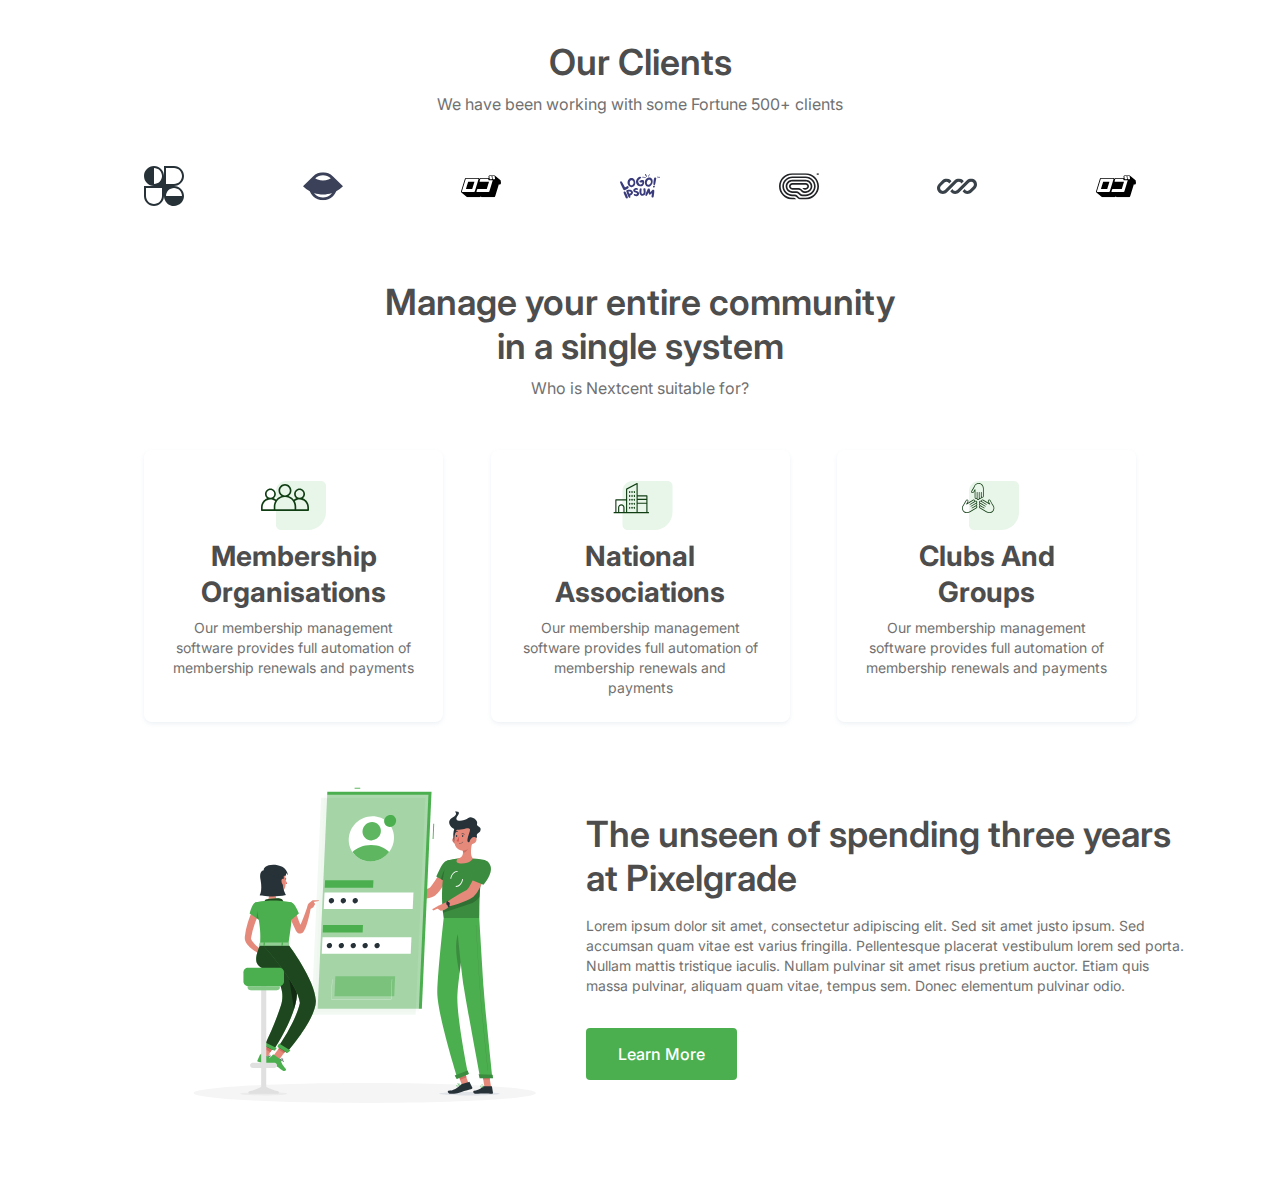
<file: ClientsPage/index.html>
<!DOCTYPE html>
<html lang="en">
<head>
    <meta charset="UTF-8">
    <meta name="viewport" content="width=device-width, initial-scale=1.0">
    <title>Document</title>
    <link rel="stylesheet" href="./index.css">
</head>
<body>
    <div class="main-container">
        <div class="text-container">
            <h1>Our Clients</h1>
            <p class="text-1">We have been working with some Fortune 500+ clients</p>
            <div class="image-container">
                <img src="./images/Logo (1).svg">
                <img src="./images/Logo (2).svg">
                <img src="./images/Logo (3).svg">
                <img src="./images/Logo (4).svg">
                <img src="./images/Logo (5).svg">
                <img src="./images/Logo (6).svg">
                <img src="./images/Logo (7).svg">
            </div>
            
            
        </div>
        <div class="text-container-2">
            <h2>Manage your entire community in a single system</h2>
            <p class="text-1">Who is Nextcent suitable for?</p>

            <ul>
                <li>
                    <img src="./images/Icon (5).svg">
                    <h3>Membership Organisations</h3>
                    <p>Our membership management software provides full automation of membership renewals and payments</p>
                </li>
                <li>
                    <img src="./images/Icon (4).svg">
                    <h3>National Associations</h3>
                    <p>Our membership management software provides full automation of membership renewals and<br> payments</p>
                </li>
                <li>
                    <img src="./images/Icon (3).svg">
                    <h3>Clubs And Groups</h3>
                    <p>Our membership management software provides full automation of membership renewals and payments</p>
                </li>
            </ul>
        </div>

        <div class="last-container">
            <div class="left-container">
                <img src="./images/Frame 35.svg">
            </div>
            <div class="right-container">
                <h4>The unseen of spending three years at Pixelgrade</h4>
                <p>Lorem ipsum dolor sit amet, consectetur adipiscing elit. Sed sit amet justo ipsum. Sed accumsan quam vitae est varius fringilla. Pellentesque placerat vestibulum lorem sed porta. Nullam mattis tristique iaculis. Nullam pulvinar sit amet risus pretium auctor. Etiam quis massa pulvinar, aliquam quam vitae, tempus sem. Donec elementum pulvinar odio.</p>
                <button>Learn More</button>
            </div>

        </div>
        







    </div>
    
</body>
</html>
</file>
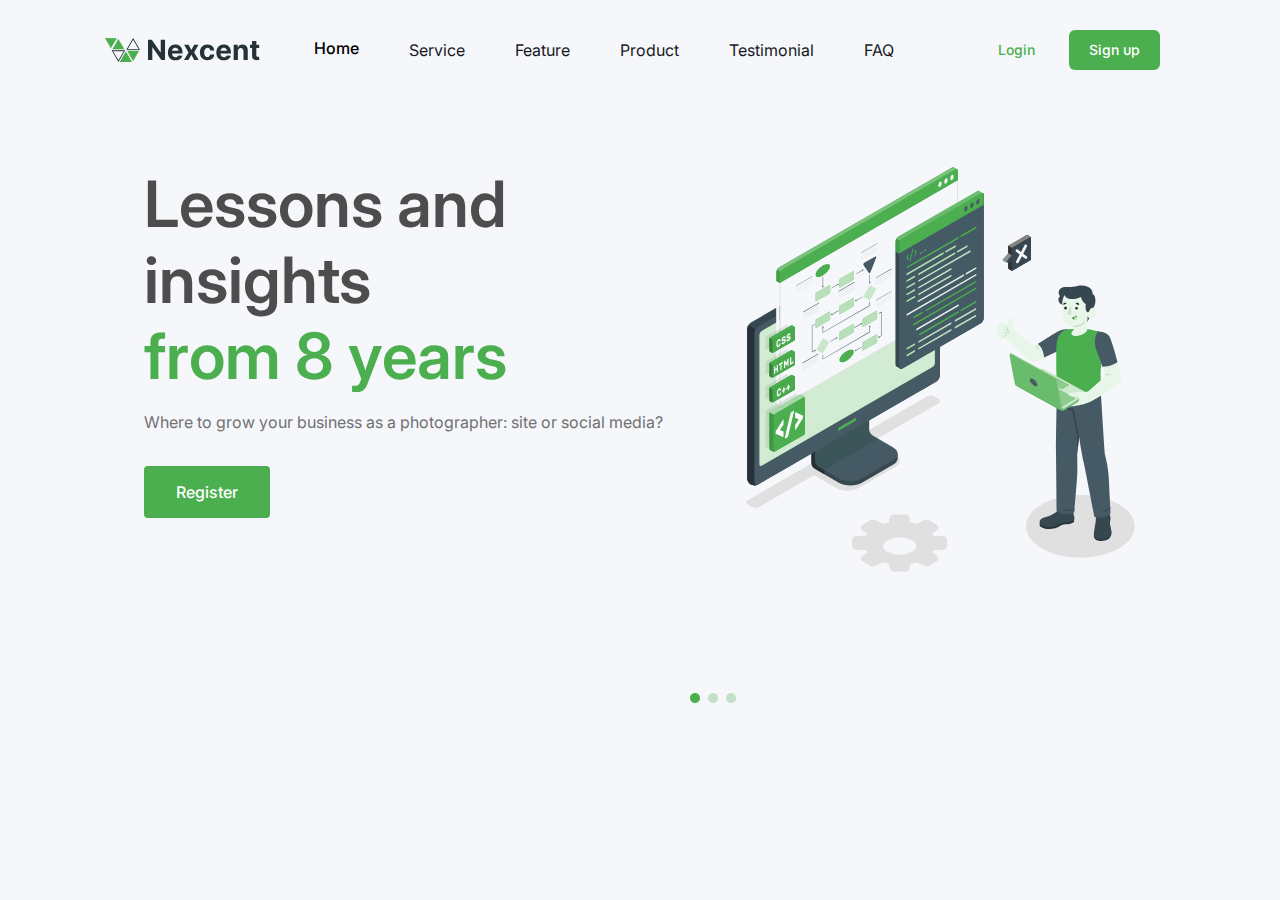
<file: GreenPage/index.html>
<!DOCTYPE html>
<html lang="en">
  <head>
    <meta charset="UTF-8" />
    <meta name="viewport" content="width=device-width, initial-scale=1.0" />
    <title>Document</title>
    <link rel="stylesheet" href="./index.css" />
  </head>
  <body>
    <div class="main-container">
      <div class="header-container">
        <img src="./images/Logo.svg" />
        <ul>
          <li class="li-1">Home</li>
          <li class="li-2">Service</li>
          <li class="li-2">Feature</li>
          <li class="li-2">Product</li>
          <li class="li-2">Testimonial</li>
          <li class="li-2">FAQ</li>
        </ul>
        <div class="flex-1">
          <p class="text-1">Login</p>
          <button>Sign up</button>
        </div>
      </div>
      
      <div class="flex-container">
        <div class="left-container">
          <h1 class="text-2">Lessons and insights<h1 class="text-3">from 8 years</h1></h1>
          <p>Where to grow your business as a photographer: site or social media?</p>
          <button>Register</button>
        </div>

        <div class="right-container">
          <img src="./images/Illustration.svg">
        </div>
      </div>
      <img class="image-1" src="./images/Dot.png">
    </div>
    
  </body>
</html>
</file>
<file: ClientsPage/index.css>
@import url("https://fonts.googleapis.com/css2?family=Inter:wght@400;500;600;700&display=swap");
* {
  padding: 0;
  margin: 0;
  box-sizing: border-box;
}
.main-container {
  padding: 40px 144px;
}
.text-container {
  text-align: center;
}
.text-container h1 {
  color: var(--neutral-d-grey, #4d4d4d);
  text-align: center;
  font-family: Inter;
  font-size: 36px;
  font-style: normal;
  font-weight: 600;
  line-height: 44px;
}
.text-1 {
  margin-top: 8px;
  margin-bottom: 50px;
  color: var(--neutral-grey, #717171);
  text-align: center;
  font-family: Inter;
  font-size: 16px;
  font-style: normal;
  font-weight: 400;
  line-height: 24px;
}
.image-container {
  display: flex;
  justify-content: space-between;
}
.image-container img {
  width: 40px;
  height: 40px;
}
.text-container-2 h2 {
  margin: auto;
  margin-top: 74px;
  margin-bottom: 8px;
  width: 542px;
  text-align: center;
  color: var(--neutral-d-grey, #4D4D4D);
  font-family: Inter;
  font-size: 36px;
  font-style: normal;
  font-weight: 600;
  line-height: 44px;
}
.text-container-2 ul {
  margin-top: 40px;
  display: flex;
  justify-content: space-between;
}
.text-container-2 ul li {
  padding: 24px 32px;
  list-style-type: none;
  display: flex;
  width: 299px;
  flex-direction: column;
  align-items: center;
  gap: 8px;
  flex-shrink: 0;
  border-radius: 8px;
  background: var(--neutral-white, #FFF);
  box-shadow: 0px 2px 4px 0px rgba(171, 190, 209, 0.20);
}
.text-container-2 ul li h3 {
  color: var(--neutral-d-grey, #4D4D4D);
  text-align: center;
  font-family: Inter;
  font-size: 28px;
  font-style: normal;
  font-weight: 700;
  line-height: 36px; 
}
.text-container-2 ul li p {
  width: 251px;
  color: var(--neutral-grey, #717171);
  text-align: center;
  font-family: Inter;
  font-size: 14px;
  font-style: normal;
  font-weight: 400;
  line-height: 20px; 
}
.last-container {
  display: flex;
  justify-content: space-between;
}
.last-container .left-container img {
  width: 442px;
  height: 433px;
}
.right-container h4 {
  margin-top: 90px;
  margin-bottom: 16px;
  width: 601px;
  color: var(--neutral-d-grey, #4D4D4D);
  font-family: Inter;
  font-size: 36px;
  font-style: normal;
  font-weight: 600;
  line-height: 44px; 
}
.right-container p {
  width: 601px;
  color: var(--neutral-grey, #717171);
  font-family: Inter;
  font-size: 14px;
  font-style: normal;
  font-weight: 400;
  line-height: 20px;
}
.right-container button {
  margin-top: 32px;
  padding: 14px 32px;
  color: var(--neutral-white, #FFF);
  text-align: center;
  font-family: Inter;
  font-size: 16px;
  font-style: normal;
  font-weight: 500;
  line-height: 24px; 
  display: flex;
  justify-content: center;
  align-items: center;
  gap: 10px;
  border-radius: 4px;
  background: var(--brand-primary, #4CAF4F);
  border: none;
}
</file>
<file: GreenPage/index.css>
@import url("https://fonts.googleapis.com/css2?family=Inter:wght@400;500;600;700&display=swap");
* {
  padding: 0;
  margin: 0;
  box-sizing: border-box;
}
.main-container {
  background: var(--neutral-silver, #F5F7FA);
  min-height: 100vh;
}
.header-container {
  padding: 30px 120px 0px 105px;
  align-items: center;
  display: flex;
  justify-content: space-between;
}
.header-container ul {
  display: flex;
}
.header-container ul li {
  list-style-type: none;
  margin-right: 50px;
}
.li-2 {
  list-style-type: none;
  color: var(--text-gray-900, #18191f);
  font-family: Inter;
  font-size: 16px;
  font-style: normal;
  font-weight: 400;
  line-height: 24px;
}
.li-1 {
  font-family: Inter;
  font-weight: 500;
}
.flex-1 {
  display: flex;
}
.text-1 {
  margin-right: 34px;
  margin-top: 10px;
  color: var(--brand-primary, #4caf4f);
  text-align: center;
  font-feature-settings: "salt" on, "clig" off, "liga" off;
  font-family: Inter;
  font-size: 14px;
  font-style: normal;
  font-weight: 500;
  line-height: 20px;
}
.flex-container {
  padding: 96px 144px 16px 144px;
  display: flex;
  justify-content: space-between;
}
.flex-1 button {
  padding: 10px 20px;
  color: var(--default-white, #fff);
  text-align: center;
  border: none;
  font-feature-settings: "salt" on, "clig" off, "liga" off;
  font-family: Inter;
  font-size: 14px;
  font-style: normal;
  font-weight: 500;
  line-height: 20px;
  display: flex;
  align-items: center;
  gap: 10px;
  border-radius: 6px;
  background: var(--brand-primary, #4caf4f);
}
.text-2 {
  color: var(--neutral-d-grey, #4D4D4D);
  font-family: Inter;
  font-size: 64px;
  font-style: normal;
  font-weight: 600;
  line-height: 76px;
}
.text-3 {
  color: var(--brand-primary, #4CAF4F);
  font-family: Inter;
  font-size: 64px;
  font-style: normal;
  font-weight: 600;
  line-height: 76px;
}
.left-container p {
  margin-top: 16px;
  color: var(--neutral-grey, #717171);
  font-family: Inter;
  font-size: 16px;
  font-style: normal;
  font-weight: 400;
  line-height: 24px;
}
.left-container button {
  padding: 14px 32px;
  margin-top: 32px;
  border: none;
  color: var(--neutral-white, #FFF);
  text-align: center;
  font-family: Inter;
  font-size: 16px;
  font-style: normal;
  font-weight: 500;
  line-height: 24px; 
  display: flex;
  justify-content: center;
  align-items: center;
  gap: 10px;
  border-radius: 4px;
  background: var(--brand-primary, #4CAF4F);
}
.right-container img {
  width: 391px;
  height: 407px;
}
.image-1 {
  /* margin: auto; */
  margin-left: 690px;
  margin-top: 100px;
}
</file>
